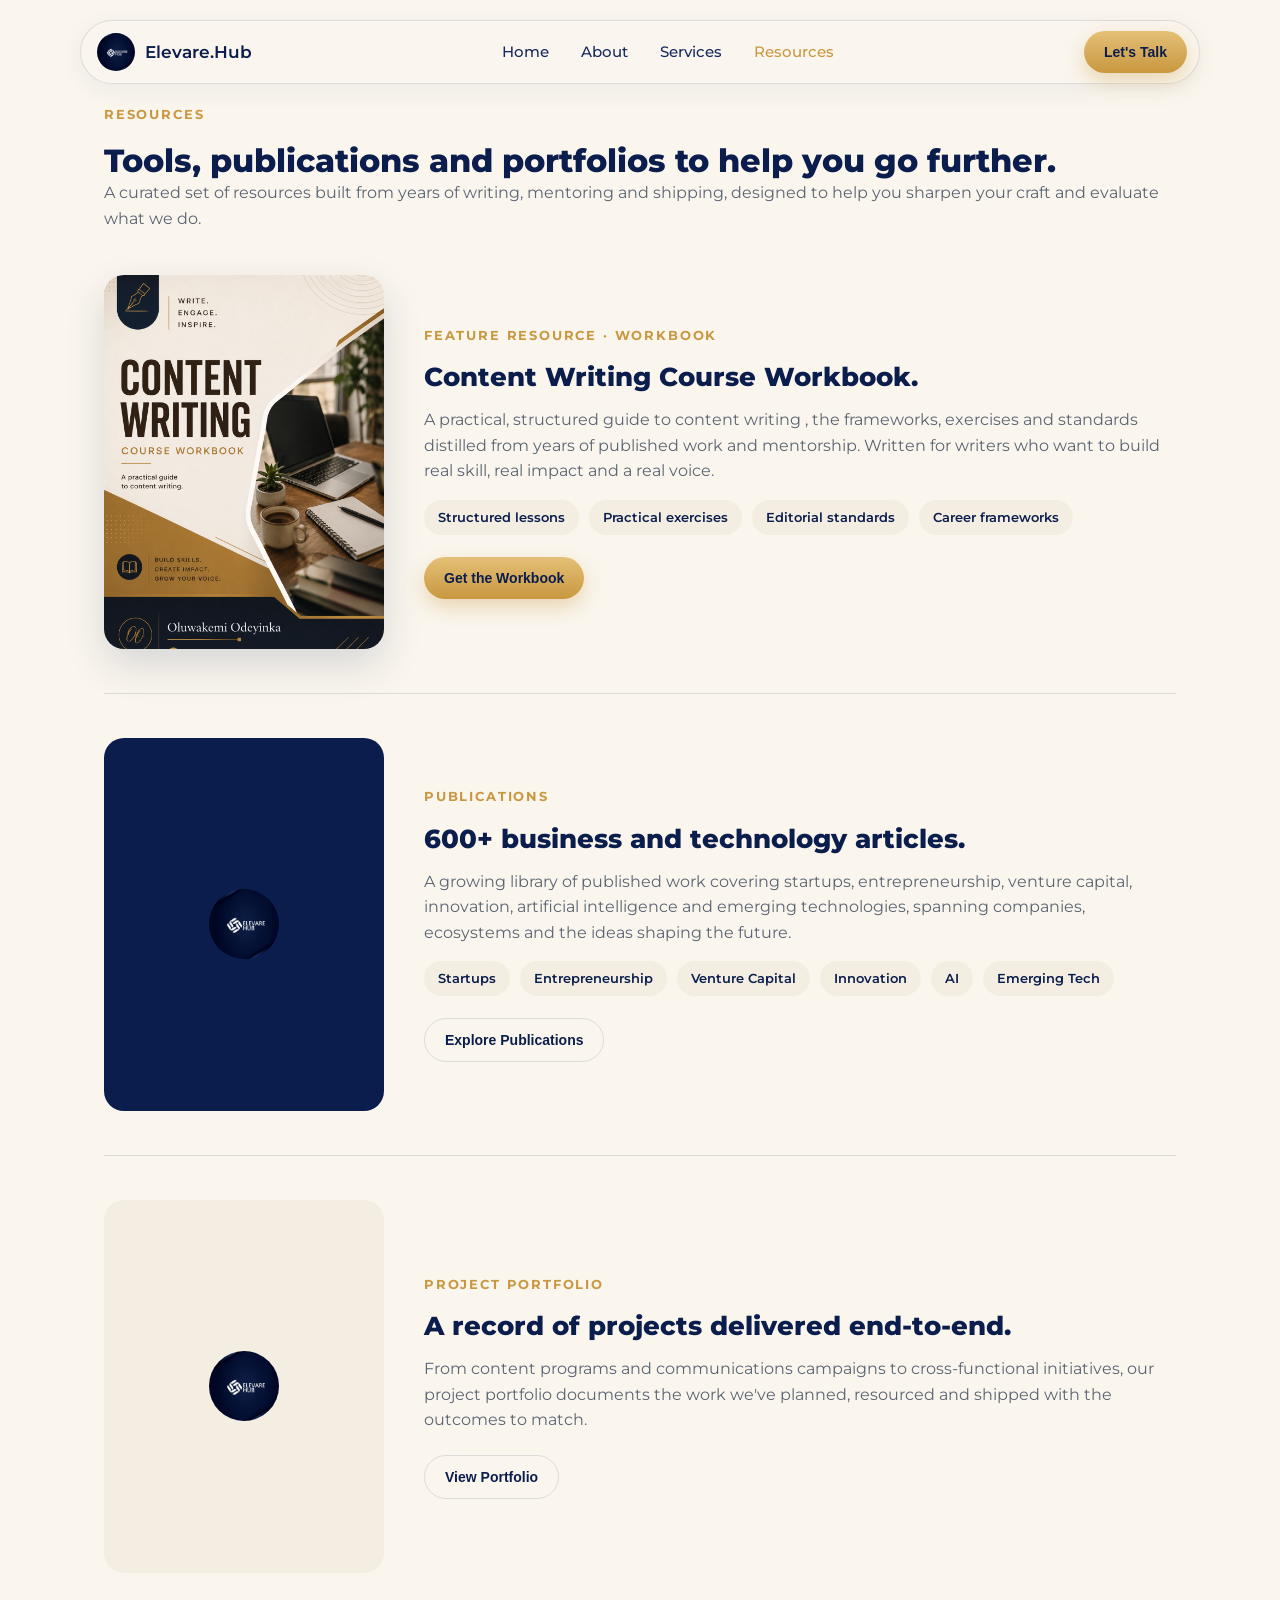
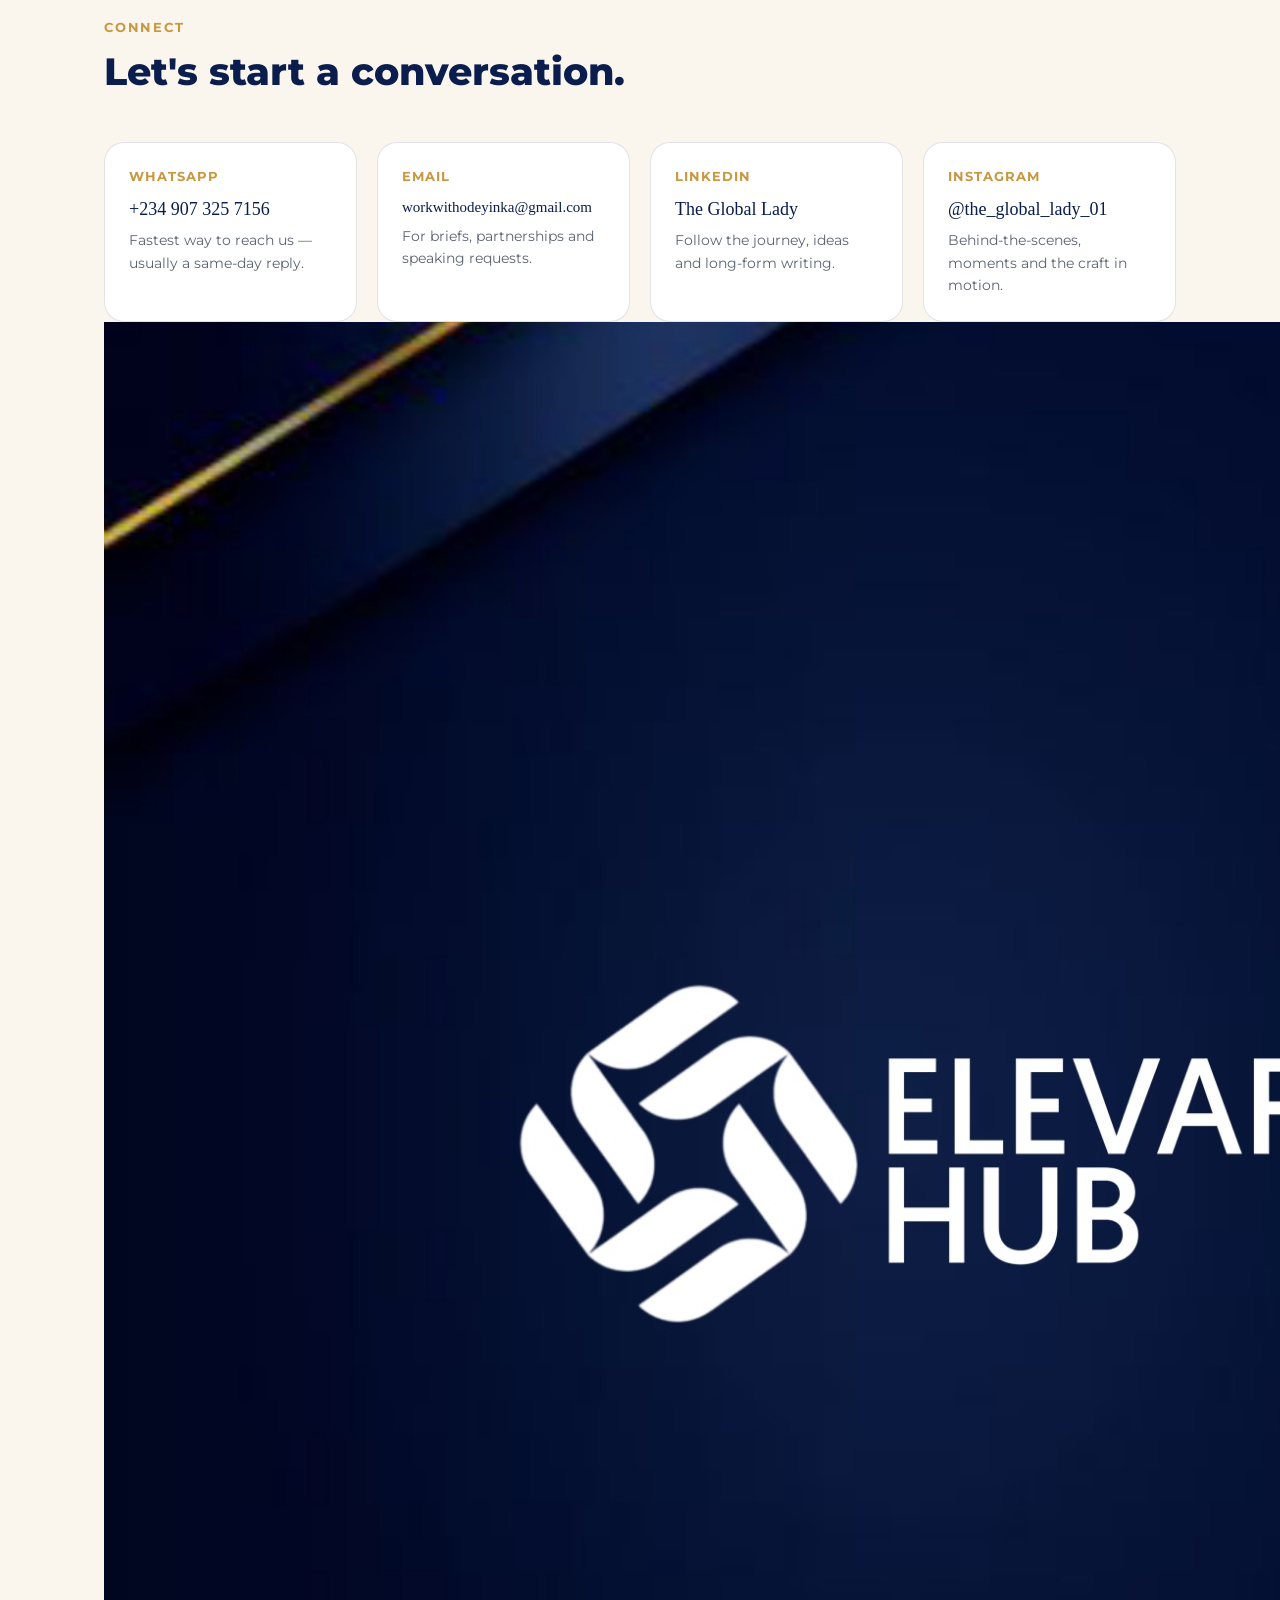
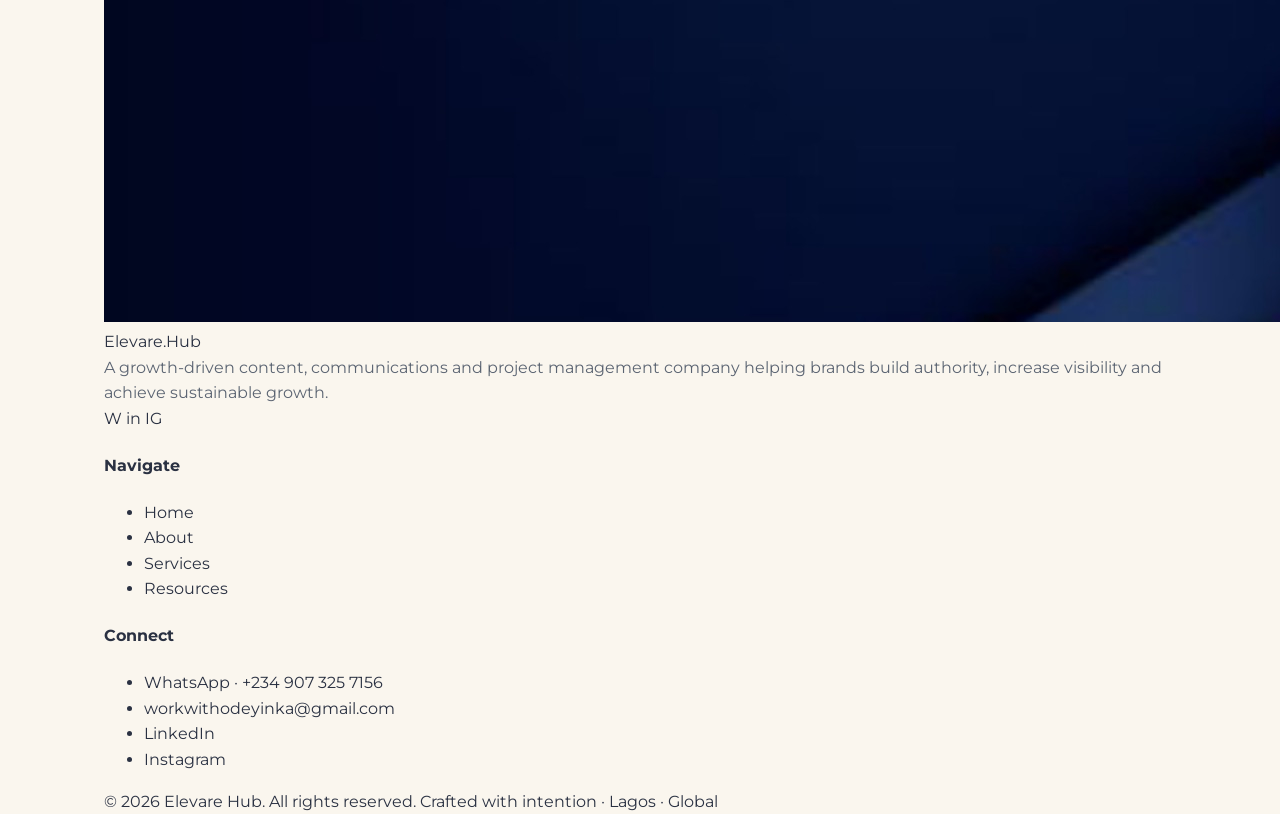
<file: resources.html>
<!DOCTYPE html>
<html lang="en">
<head>
<meta charset="UTF-8">
<meta name="viewport" content="width=device-width, initial-scale=1.0">
<title>Resources — Elevare Hub | Workbook, Publications &amp; Portfolio</title>
<meta name="description" content="Explore the Content Writing Course Workbook, our library of business and technology publications, and the Elevare Hub project management portfolio.">
<meta name="theme-color" content="#0A1D4D">
<link rel="stylesheet" href="style.css">
<style>
  .resource-block{ display:grid; grid-template-columns:280px 1fr; gap:40px; align-items:center; padding:44px 0; border-top:1px solid var(--line); }
  @media (max-width:760px){ .resource-block{ grid-template-columns:1fr; } }
  .resource-block img{ border-radius:var(--radius-card); box-shadow:0 16px 40px rgba(10,29,77,0.14); width:100%; aspect-ratio:3/4; object-fit:cover; }
  .pill-tag{ font-size:13px; font-weight:600; color:var(--navy); background:var(--cream-2); padding:7px 14px; border-radius:var(--radius-pill); }
  .pill-row{ display:flex; gap:10px; flex-wrap:wrap; margin:16px 0 22px; }
  .connect-grid{ display:grid; grid-template-columns:repeat(4,1fr); gap:20px; }
  @media (max-width:900px){ .connect-grid{ grid-template-columns:repeat(2,1fr); } }
  @media (max-width:500px){ .connect-grid{ grid-template-columns:1fr; } }
  .connect-card{ background:#fff; border:1px solid var(--line); border-radius:var(--radius-card); padding:24px; }
  .connect-card .label{ font-size:12.5px; text-transform:uppercase; letter-spacing:.08em; color:var(--gold); font-weight:700; margin-bottom:8px; display:block; }
  .connect-card .value{ font-family:'Playfair Display',serif; font-size:18px; color:var(--navy); margin-bottom:6px; }
</style>
</head>
<body>

<div class="nav-wrap">
  <div class="nav-pill">
    <a href="index.html" class="brand">
      <img src="Logo.png" alt="Elevare Hub logo">
      Elevare.Hub
    </a>
    <div class="nav-links">
      <a href="index.html">Home</a>
      <a href="about.html">About</a>
      <a href="services.html">Services</a>
      <a href="resources.html" class="active">Resources</a>
    </div>
    <div class="nav-right">
      <a href="https://wa.me/2349073257156" class="btn btn-gold btn-sm">Let's Talk</a>
      <button class="nav-toggle" aria-label="Menu"><span></span></button>
    </div>
  </div>
  <nav class="mobile-menu">
    <a href="index.html">Home</a>
    <a href="about.html">About</a>
    <a href="services.html">Services</a>
    <a href="resources.html">Resources</a>
  </nav>
</div>

<header class="page-hero container">
  <span class="eyebrow">Resources</span>
  <h1>Tools, publications and portfolios to help you go further.</h1>
  <p class="lede">A curated set of resources built from years of writing, mentoring and shipping, designed to help you sharpen your craft and evaluate what we do.</p>
</header>

<section class="container reveal">
  <div class="resource-block" style="border-top:none;">
    <img src="Course.png" alt="Content Writing Course Workbook">
    <div>
      <span class="eyebrow">Feature Resource · Workbook</span>
      <h2 style="font-size:26px;margin-top:8px;">Content Writing Course Workbook.</h2>
      <p style="margin-top:14px;">A practical, structured guide to content writing , the frameworks, exercises and standards distilled from years of published work and mentorship. Written for writers who want to build real skill, real impact and a real voice.</p>
      <div class="pill-row">
        <span class="pill-tag">Structured lessons</span>
        <span class="pill-tag">Practical exercises</span>
        <span class="pill-tag">Editorial standards</span>
        <span class="pill-tag">Career frameworks</span>
      </div>
      <a href="https://selar.com/j8u876q89l" class="btn btn-gold btn-sm">Get the Workbook</a>
    </div>
  </div>

  <div class="resource-block">
    <div style="background:var(--navy);border-radius:var(--radius-card);aspect-ratio:3/4;display:flex;align-items:center;justify-content:center;">
      <img src="Logo.png" alt="" style="width:70px;height:70px;border-radius:50%;object-fit:cover;box-shadow:none;">
    </div>
    <div>
      <span class="eyebrow">Publications</span>
      <h2 style="font-size:26px;margin-top:8px;">600+ business and technology articles.</h2>
      <p style="margin-top:14px;">A growing library of published work covering startups, entrepreneurship, venture capital, innovation, artificial intelligence and emerging technologies, spanning companies, ecosystems and the ideas shaping the future.</p>
      <div class="pill-row">
        <span class="pill-tag">Startups</span>
        <span class="pill-tag">Entrepreneurship</span>
        <span class="pill-tag">Venture Capital</span>
        <span class="pill-tag">Innovation</span>
        <span class="pill-tag">AI</span>
        <span class="pill-tag">Emerging Tech</span>
      </div>
      <a href="https://businessvergeng.com/" class="btn btn-outline btn-sm">Explore Publications</a>
    </div>
  </div>

  <div class="resource-block">
    <div style="background:var(--cream-2);border-radius:var(--radius-card);aspect-ratio:3/4;display:flex;align-items:center;justify-content:center;">
      <img src="Logo.png" alt="" style="width:70px;height:70px;border-radius:50%;object-fit:cover;box-shadow:none;">
    </div>
    <div>
      <span class="eyebrow">Project Portfolio</span>
      <h2 style="font-size:26px;margin-top:8px;">A record of projects delivered end-to-end.</h2>
      <p style="margin-top:14px;">From content programs and communications campaigns to cross-functional initiatives, our project portfolio documents the work we've planned, resourced and shipped with the outcomes to match.</p>
      <div style="margin-top:22px;">
        <a href="https://few-curve-af6.notion.site/Project-portfolio-2cf25882f3a580e994a9c5d98a2fbceb" class="btn btn-outline btn-sm">View Portfolio</a>
      </div>
    </div>
  </div>
</section>

<section class="container reveal">
  <div class="section-head">
    <span class="eyebrow">Connect</span>
    <h2>Let's start a conversation.</h2>
  </div>
  <div class="connect-grid">
    <a href="https://wa.me/2349073257156" class="connect-card">
      <span class="label">WhatsApp</span>
      <div class="value">+234 907 325 7156</div>
      <p style="font-size:14px;">Fastest way to reach us — usually a same-day reply.</p>
    </a>
    <a href="mailto:workwithodeyinka@gmail.com" class="connect-card">
      <span class="label">Email</span>
      <div class="value" style="font-size:15px;">workwithodeyinka@gmail.com</div>
      <p style="font-size:14px;">For briefs, partnerships and speaking requests.</p>
    </a>
    <a href="https://www.linkedin.com/in/thegloballady" class="connect-card">
      <span class="label">LinkedIn</span>
      <div class="value">The Global Lady</div>
      <p style="font-size:14px;">Follow the journey, ideas and long-form writing.</p>
    </a>
    <a href="https://www.instagram.com/the_global_lady_01" class="connect-card">
      <span class="label">Instagram</span>
      <div class="value">@the_global_lady_01</div>
      <p style="font-size:14px;">Behind-the-scenes, moments and the craft in motion.</p>
    </a>
  </div>
</section>

<footer>
  <div class="container">
    <div class="footer-grid">
      <div>
        <div class="footer-brand"><img src="Logo.png" alt="Elevare Hub logo">Elevare.Hub</div>
        <p class="footer-blurb">A growth-driven content, communications and project management company helping brands build authority, increase visibility and achieve sustainable growth.</p>
        <div class="footer-socials">
          <a href="https://wa.me/2349073257156" aria-label="WhatsApp">W</a>
          <a href="https://www.linkedin.com/in/thegloballady" aria-label="LinkedIn">in</a>
          <a href="https://www.instagram.com/the_global_lady_01" aria-label="Instagram">IG</a>
        </div>
      </div>
      <div>
        <h4>Navigate</h4>
        <ul>
          <li><a href="index.html">Home</a></li>
          <li><a href="about.html">About</a></li>
          <li><a href="services.html">Services</a></li>
          <li><a href="resources.html">Resources</a></li>
        </ul>
      </div>
      <div>
        <h4>Connect</h4>
        <ul>
          <li><a <li><a href="https://wa.me/2349073257156">WhatsApp · +234 907 325 7156</a></li>
          <li><a href="mailto:workwithodeyinka@gmail.com">workwithodeyinka@gmail.com</a></li>
          <li><a href="https://www.linkedin.com/in/thegloballady">LinkedIn</a></li>
          <li><a href="https://www.instagram.com/the_global_lady_01">Instagram</a></li>
        </ul>
      </div>
    </div>
    <div class="footer-bottom">
      <span>© 2026 Elevare Hub. All rights reserved.</span>
      <span>Crafted with intention · Lagos · Global</span>
    </div>
  </div>
</footer>

<script src="script.js"></script>
</body>
</html>
</file>
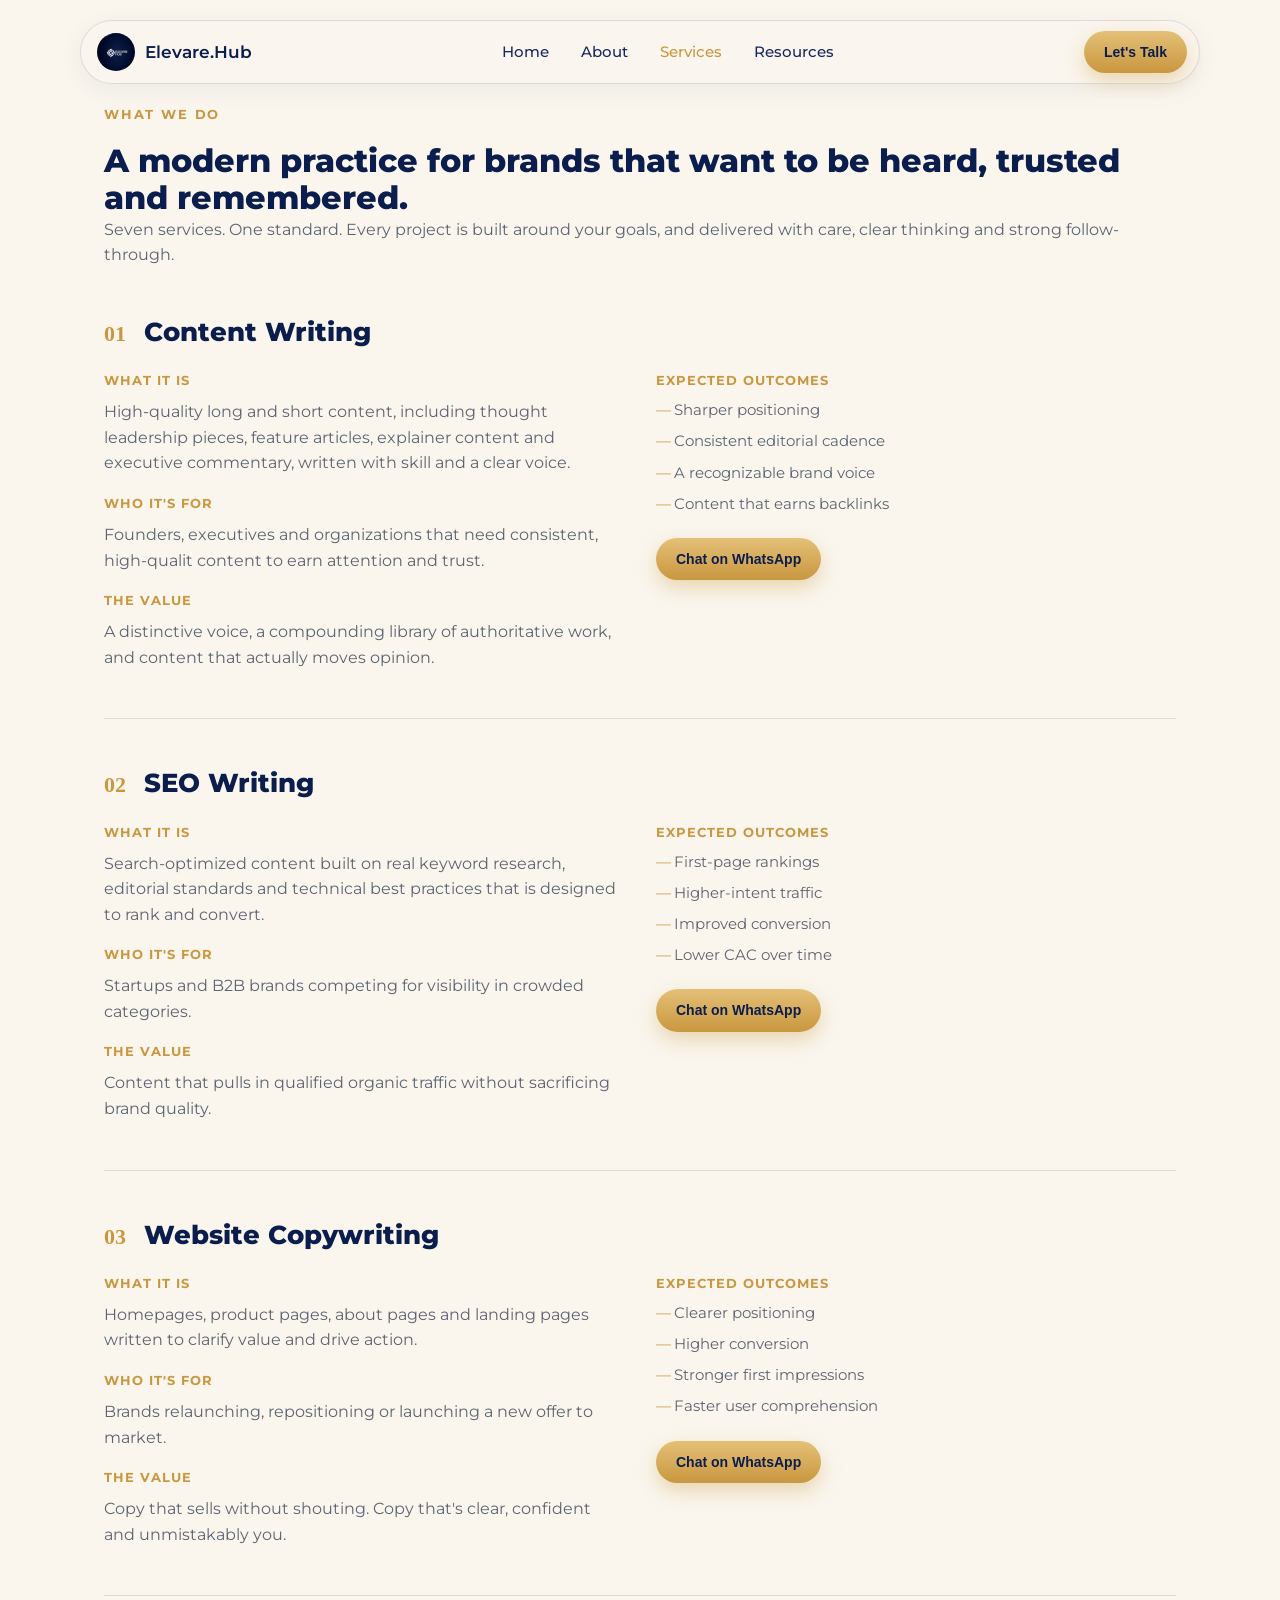
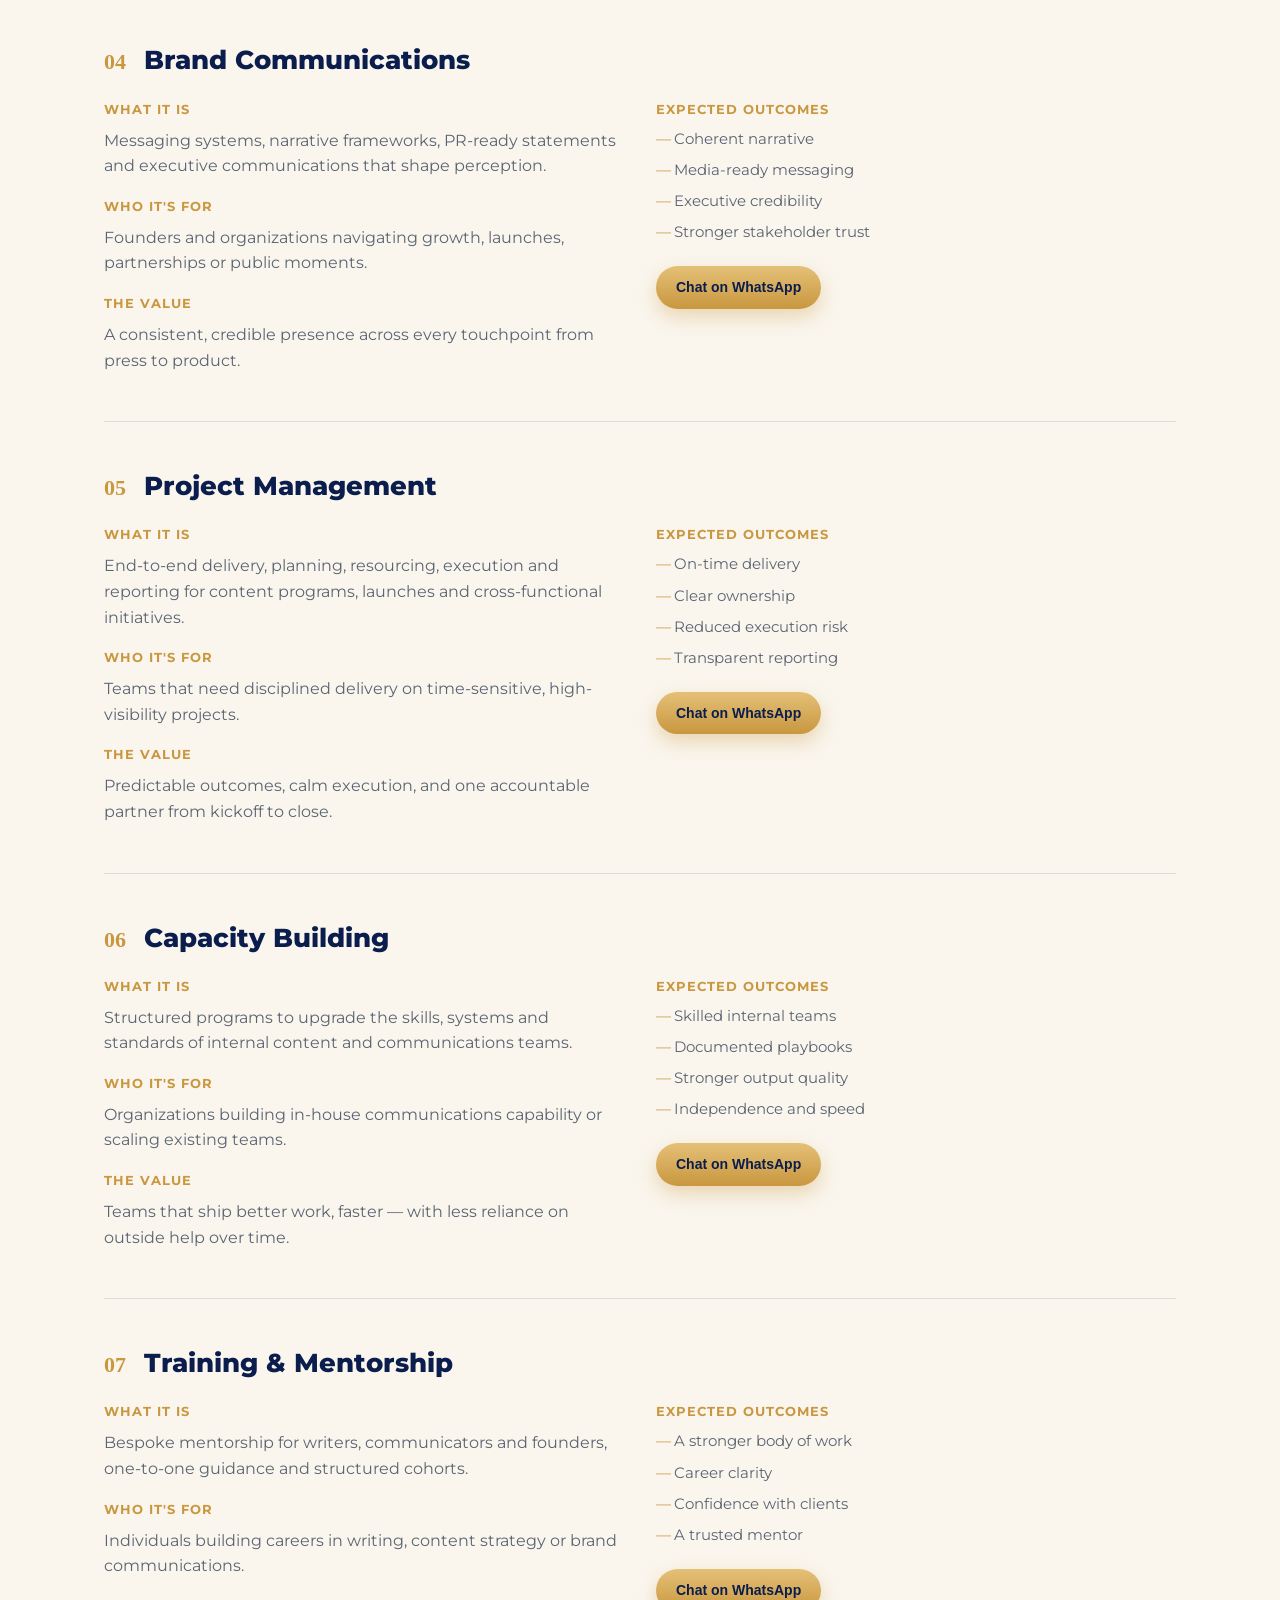
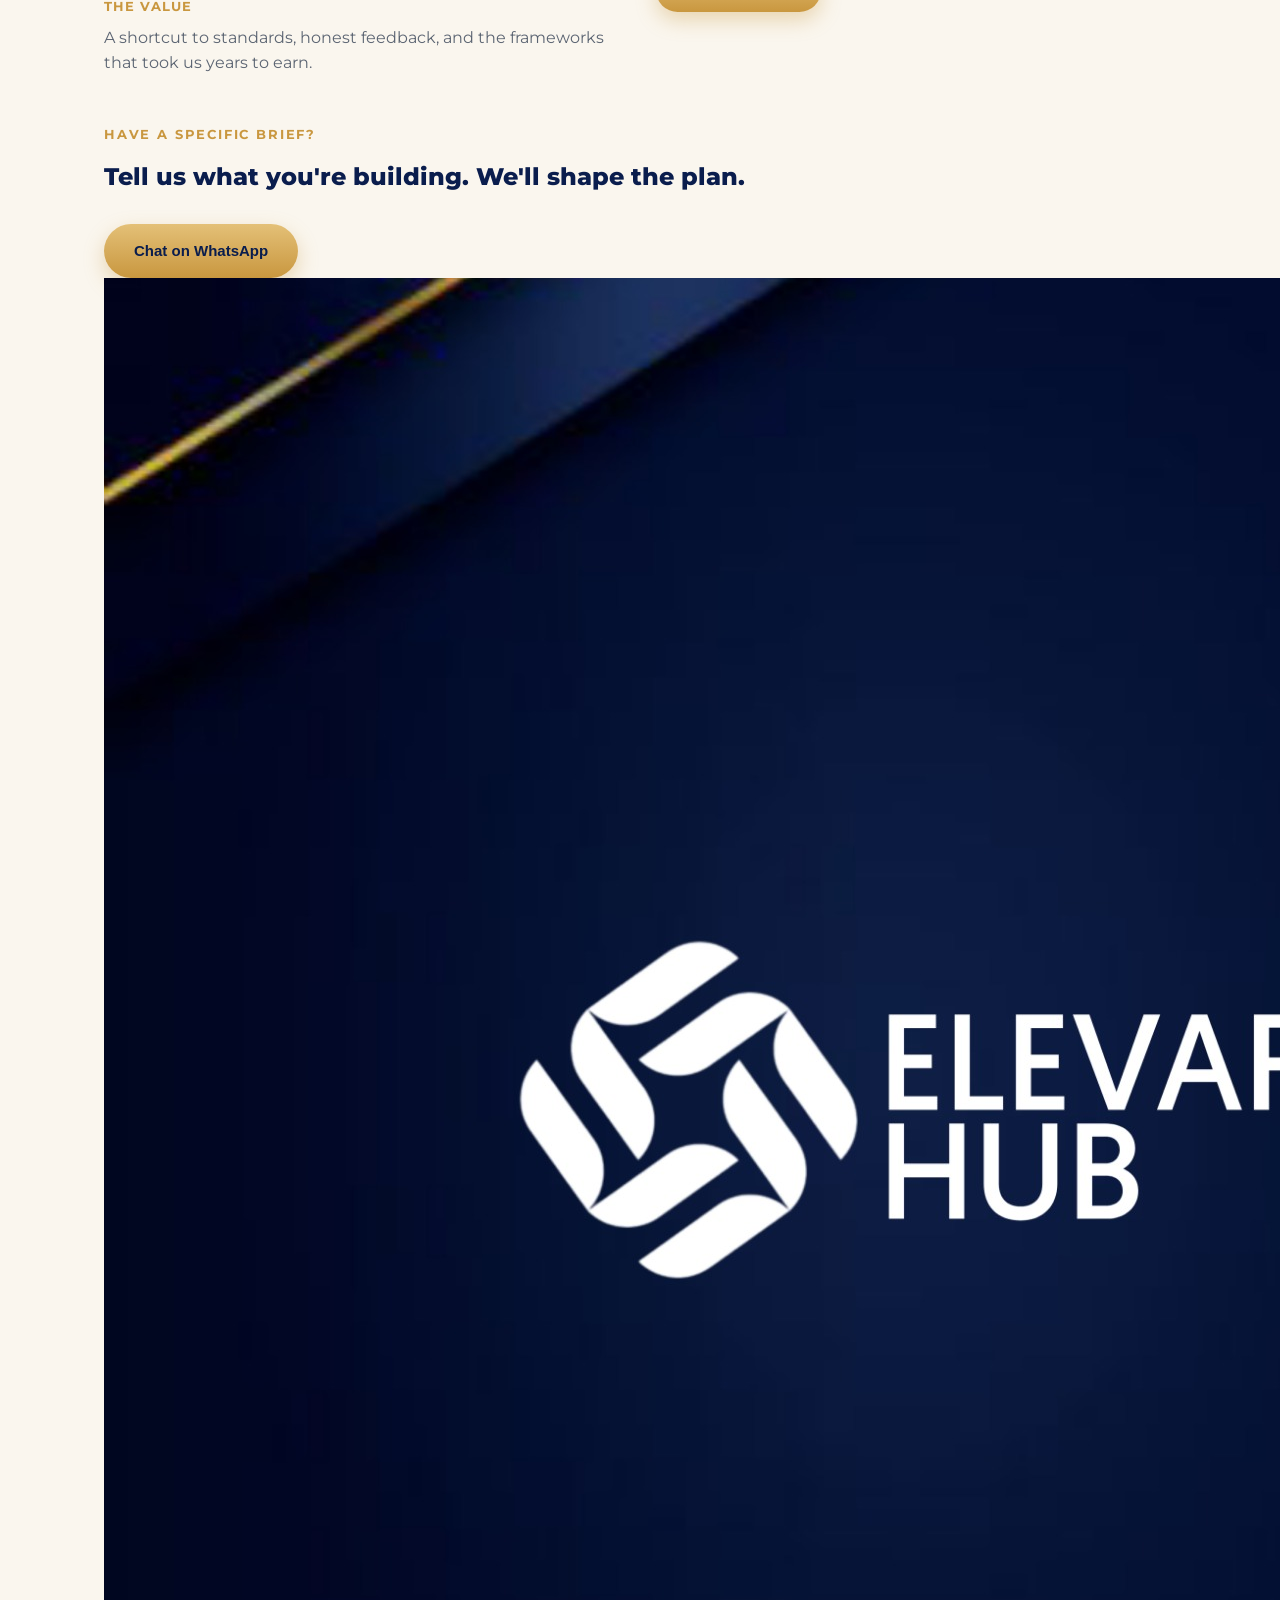
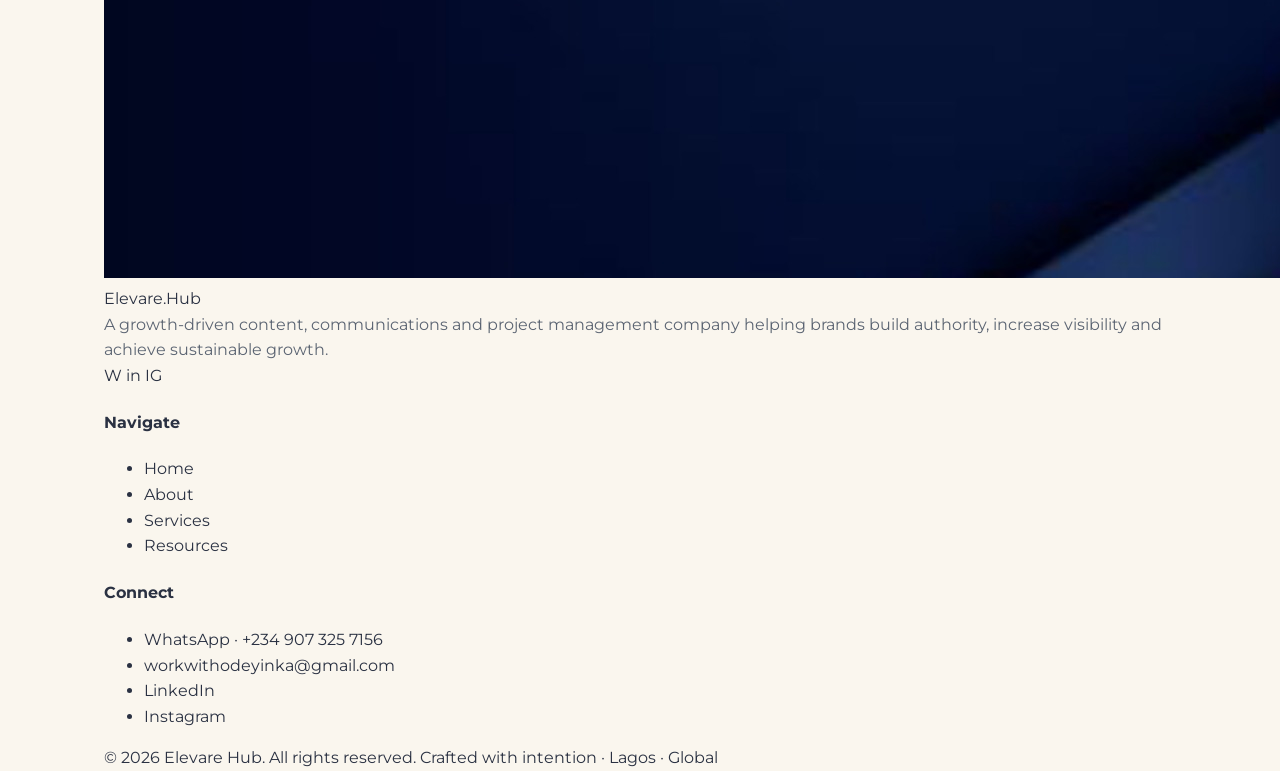
<file: services.html>
<!DOCTYPE html>
<html lang="en">
<head>
<meta charset="UTF-8">
<meta name="viewport" content="width=device-width, initial-scale=1.0">
<title>Services — Elevare Hub | Content, Communications &amp; Project Management</title>
<meta name="description" content="Strategic writing, SEO, website copywriting, brand communications, project management, capacity building and mentorship — delivered with editorial craft and operational rigour.">
<meta name="theme-color" content="#0A1D4D">
<link rel="stylesheet" href="style.css">
<style>
  .svc-block{ padding:48px 0; border-top:1px solid var(--line); }
  .svc-head{ display:flex; align-items:baseline; gap:18px; margin-bottom:20px; }
  .svc-num{ font-family:'Playfair Display',serif; color:var(--gold); font-size:22px; font-weight:700; }
  .svc-grid{ display:grid; grid-template-columns:1fr 1fr; gap:32px; }
  @media (max-width:760px){ .svc-grid{ grid-template-columns:1fr; } }
  .svc-label{ font-size:12.5px; text-transform:uppercase; letter-spacing:.08em; color:var(--gold); font-weight:700; margin-bottom:8px; display:block; }
  .svc-outcomes{ list-style:none; padding:0; margin:0; display:flex; flex-direction:column; gap:8px; }
  .svc-outcomes li{ font-size:14.5px; color:var(--ink); padding-left:18px; position:relative; }
  .svc-outcomes li::before{ content:'—'; position:absolute; left:0; color:var(--gold); }
</style>
</head>
<body>

<div class="nav-wrap">
  <div class="nav-pill">
    <a href="index.html" class="brand">
      <img src="Logo.png" alt="Elevare Hub logo">
      Elevare.Hub
    </a>
    <div class="nav-links">
      <a href="index.html">Home</a>
      <a href="about.html">About</a>
      <a href="services.html" class="active">Services</a>
      <a href="resources.html">Resources</a>
    </div>
    <div class="nav-right">
      <a href="https://wa.me/2349073257156" class="btn btn-gold btn-sm">Let's Talk</a>
      <button class="nav-toggle" aria-label="Menu"><span></span></button>
    </div>
  </div>
  <nav class="mobile-menu">
    <a href="index.html">Home</a>
    <a href="about.html">About</a>
    <a href="services.html">Services</a>
    <a href="resources.html">Resources</a>
  </nav>
</div>

<header class="page-hero container">
  <span class="eyebrow">What we do</span>
  <h1>A modern practice for brands that want to be heard, trusted and remembered.</h1>
  <p class="lede">Seven services. One standard. Every project is built around your goals, and delivered with care, clear thinking and strong follow-through.</p>
</header>

<section class="container reveal">

  <div class="svc-block" style="border-top:none;">
    <div class="svc-head"><span class="svc-num">01</span><h2 style="font-size:26px;">Content Writing</h2></div>
    <div class="svc-grid">
      <div>
        <span class="svc-label">What it is</span>
        <p style="margin-bottom:18px;">High-quality long and short content, including thought leadership pieces, feature articles, explainer content and executive commentary, written with skill and a clear voice.</p>
        <span class="svc-label">Who it's for</span>
        <p style="margin-bottom:18px;">Founders, executives and organizations that need consistent, high-qualit content to earn attention and trust.</p>
        <span class="svc-label">The value</span>
        <p>A distinctive voice, a compounding library of authoritative work, and content that actually moves opinion.</p>
      </div>
      <div>
        <span class="svc-label">Expected outcomes</span>
        <ul class="svc-outcomes">
          <li>Sharper positioning</li><li>Consistent editorial cadence</li><li>A recognizable brand voice</li><li>Content that earns backlinks</li>
        </ul>
        <a href="https://wa.me/2349073257156" class="btn btn-gold btn-sm" style="margin-top:22px;">Chat on WhatsApp</a>
      </div>
    </div>
  </div>

  <div class="svc-block">
    <div class="svc-head"><span class="svc-num">02</span><h2 style="font-size:26px;">SEO Writing</h2></div>
    <div class="svc-grid">
      <div>
        <span class="svc-label">What it is</span>
        <p style="margin-bottom:18px;">Search-optimized content built on real keyword research, editorial standards and technical best practices that is designed to rank and convert.</p>
        <span class="svc-label">Who it's for</span>
        <p style="margin-bottom:18px;">Startups and B2B brands competing for visibility in crowded categories.</p>
        <span class="svc-label">The value</span>
        <p>Content that pulls in qualified organic traffic without sacrificing brand quality.</p>
      </div>
      <div>
        <span class="svc-label">Expected outcomes</span>
        <ul class="svc-outcomes">
          <li>First-page rankings</li><li>Higher-intent traffic</li><li>Improved conversion</li><li>Lower CAC over time</li>
        </ul>
        <a href="https://wa.me/2349073257156" class="btn btn-gold btn-sm" style="margin-top:22px;">Chat on WhatsApp</a>
      </div>
    </div>
  </div>

  <div class="svc-block">
    <div class="svc-head"><span class="svc-num">03</span><h2 style="font-size:26px;">Website Copywriting</h2></div>
    <div class="svc-grid">
      <div>
        <span class="svc-label">What it is</span>
        <p style="margin-bottom:18px;">Homepages, product pages, about pages and landing pages written to clarify value and drive action.</p>
        <span class="svc-label">Who it's for</span>
        <p style="margin-bottom:18px;">Brands relaunching, repositioning or launching a new offer to market.</p>
        <span class="svc-label">The value</span>
        <p>Copy that sells without shouting. Copy that's clear, confident and unmistakably you.</p>
      </div>
      <div>
        <span class="svc-label">Expected outcomes</span>
        <ul class="svc-outcomes">
          <li>Clearer positioning</li><li>Higher conversion</li><li>Stronger first impressions</li><li>Faster user comprehension</li>
        </ul>
        <a href="https://wa.me/2349073257156" class="btn btn-gold btn-sm" style="margin-top:22px;">Chat on WhatsApp</a>
      </div>
    </div>
  </div>

  <div class="svc-block">
    <div class="svc-head"><span class="svc-num">04</span><h2 style="font-size:26px;">Brand Communications</h2></div>
    <div class="svc-grid">
      <div>
        <span class="svc-label">What it is</span>
        <p style="margin-bottom:18px;">Messaging systems, narrative frameworks, PR-ready statements and executive communications that shape perception.</p>
        <span class="svc-label">Who it's for</span>
        <p style="margin-bottom:18px;">Founders and organizations navigating growth, launches, partnerships or public moments.</p>
        <span class="svc-label">The value</span>
        <p>A consistent, credible presence across every touchpoint from press to product.</p>
      </div>
      <div>
        <span class="svc-label">Expected outcomes</span>
        <ul class="svc-outcomes">
          <li>Coherent narrative</li><li>Media-ready messaging</li><li>Executive credibility</li><li>Stronger stakeholder trust</li>
        </ul>
        <a href="https://wa.me/2349073257156" class="btn btn-gold btn-sm" style="margin-top:22px;">Chat on WhatsApp</a>
      </div>
    </div>
  </div>

  <div class="svc-block">
    <div class="svc-head"><span class="svc-num">05</span><h2 style="font-size:26px;">Project Management</h2></div>
    <div class="svc-grid">
      <div>
        <span class="svc-label">What it is</span>
        <p style="margin-bottom:18px;">End-to-end delivery, planning, resourcing, execution and reporting for content programs, launches and cross-functional initiatives.</p>
        <span class="svc-label">Who it's for</span>
        <p style="margin-bottom:18px;">Teams that need disciplined delivery on time-sensitive, high-visibility projects.</p>
        <span class="svc-label">The value</span>
        <p>Predictable outcomes, calm execution, and one accountable partner from kickoff to close.</p>
      </div>
      <div>
        <span class="svc-label">Expected outcomes</span>
        <ul class="svc-outcomes">
          <li>On-time delivery</li><li>Clear ownership</li><li>Reduced execution risk</li><li>Transparent reporting</li>
        </ul>
        <a href="https://wa.me/2349073257156" class="btn btn-gold btn-sm" style="margin-top:22px;">Chat on WhatsApp</a>
      </div>
    </div>
  </div>

  <div class="svc-block">
    <div class="svc-head"><span class="svc-num">06</span><h2 style="font-size:26px;">Capacity Building</h2></div>
    <div class="svc-grid">
      <div>
        <span class="svc-label">What it is</span>
        <p style="margin-bottom:18px;">Structured programs to upgrade the skills, systems and standards of internal content and communications teams.</p>
        <span class="svc-label">Who it's for</span>
        <p style="margin-bottom:18px;">Organizations building in-house communications capability or scaling existing teams.</p>
        <span class="svc-label">The value</span>
        <p>Teams that ship better work, faster — with less reliance on outside help over time.</p>
      </div>
      <div>
        <span class="svc-label">Expected outcomes</span>
        <ul class="svc-outcomes">
          <li>Skilled internal teams</li><li>Documented playbooks</li><li>Stronger output quality</li><li>Independence and speed</li>
        </ul>
        <a href="https://wa.me/2349073257156" class="btn btn-gold btn-sm" style="margin-top:22px;">Chat on WhatsApp</a>
      </div>
    </div>
  </div>

  <div class="svc-block">
    <div class="svc-head"><span class="svc-num">07</span><h2 style="font-size:26px;">Training &amp; Mentorship</h2></div>
    <div class="svc-grid">
      <div>
        <span class="svc-label">What it is</span>
        <p style="margin-bottom:18px;">Bespoke mentorship for writers, communicators and founders, one-to-one guidance and structured cohorts.</p>
        <span class="svc-label">Who it's for</span>
        <p style="margin-bottom:18px;">Individuals building careers in writing, content strategy or brand communications.</p>
        <span class="svc-label">The value</span>
        <p>A shortcut to standards, honest feedback, and the frameworks that took us years to earn.</p>
      </div>
      <div>
        <span class="svc-label">Expected outcomes</span>
        <ul class="svc-outcomes">
          <li>A stronger body of work</li><li>Career clarity</li><li>Confidence with clients</li><li>A trusted mentor</li>
        </ul>
        <a href="https://wa.me/2349073257156" class="btn btn-gold btn-sm" style="margin-top:22px;">Chat on WhatsApp</a>
      </div>
    </div>
  </div>

</section>

<section class="container reveal">
  <div class="cta-banner">
    <span class="eyebrow">Have a specific brief?</span>
    <h2>Tell us what you're building. We'll shape the plan.</h2>
    <div class="hero-ctas">
      <a href="https://wa.me/2349073257156" class="btn btn-gold">Chat on WhatsApp</a>
    </div>
  </div>
</section>

<footer>
  <div class="container">
    <div class="footer-grid">
      <div>
        <div class="footer-brand"><img src="Logo.png" alt="Elevare Hub logo">Elevare.Hub</div>
        <p class="footer-blurb">A growth-driven content, communications and project management company helping brands build authority, increase visibility and achieve sustainable growth.</p>
        <div class="footer-socials">
          <a href="https://wa.me/2349073257156" aria-label="WhatsApp">W</a>
          <a href="https://www.linkedin.com/in/thegloballady" aria-label="LinkedIn">in</a>
          <a href="https://www.instagram.com/the_global_lady_01" aria-label="Instagram">IG</a>
        </div>
      </div>
      <div>
        <h4>Navigate</h4>
        <ul>
          <li><a href="index.html">Home</a></li>
          <li><a href="about.html">About</a></li>
          <li><a href="services.html">Services</a></li>
          <li><a href="resources.html">Resources</a></li>
        </ul>
      </div>
      <div>
        <h4>Connect</h4>
        <ul>
          <li><a <li><a href="https://wa.me/2349073257156">WhatsApp · +234 907 325 7156</a></li>
          <li><a href="mailto:workwithodeyinka@gmail.com">workwithodeyinka@gmail.com</a></li>
          <li><a href="https://www.linkedin.com/in/thegloballady">LinkedIn</a></li>
          <li><a href="https://www.instagram.com/the_global_lady_01">Instagram</a></li>
        </ul>
      </div>
    </div>
    <div class="footer-bottom">
      <span>© 2026 Elevare Hub. All rights reserved.</span>
      <span>Crafted with intention · Lagos · Global</span>
    </div>
  </div>
</footer>

<script src="script.js"></script>
</body>
</html>
</file>
<file: style.css>
/* ===================================================
   Elevare Hub — shared stylesheet
   Palette: Navy #0A1D4D | Cream #FAF6EE | Gold #C9973F
   Type: Playfair Display (display) + Inter (body)
   =================================================== */

@import url('https://fonts.googleapis.com/css2?family=Montserrat:wght@400;500;600;700;800&display=swap');

:root{
  --navy:#0A1D4D;
  --navy-soft:#16295e;
  --cream:#FAF6EE;
  --cream-2:#F3EEE1;
  --gold:#C9973F;
  --gold-soft:#E4C077;
  --ink:#5B6472;
  --ink-dark:#2A3142;
  --line: rgba(10,29,77,0.12);
  --radius-pill: 999px;
  --radius-card: 20px;
  --maxw: 1120px;
}

*,*::before,*::after{ box-sizing:border-box; }
html{ scroll-behavior:smooth; overflow-x:hidden; }
body{
  margin:0;
  background:var(--cream);
  color:var(--ink-dark);
  font-family:'Montserrat',sans-serif;
  font-size:16px;
  line-height:1.6;
  -webkit-font-smoothing:antialiased;
  overflow-x:hidden;
  width:100%;
}
}
img{ max-width:100%; display:block; }
a{ color:inherit; text-decoration:none; }
h1,h2,h3{
  font-family:'Montserrat',sans-serif;
  color:var(--navy);
  margin:0;
  line-height:1.15;
  font-weight:800;
}
p{ margin:0; color:var(--ink); }
.container{ max-width:var(--maxw); margin:0 auto; padding:0 24px; }
section{ padding:88px 0; }
em{ font-style:italic; color:var(--gold); }

/* ---------- Buttons ---------- */
.btn{
  display:inline-flex;
  align-items:center;
  gap:8px;
  font-family:'Inter',sans-serif;
  font-weight:600;
  font-size:15px;
  padding:15px 30px;
  border-radius:var(--radius-pill);
  white-space:nowrap;
  transition:transform .15s ease, box-shadow .15s ease, background .2s ease;
}
.btn-gold{
  background:linear-gradient(180deg,var(--gold-soft),var(--gold));
  color:var(--navy);
  box-shadow:0 8px 20px rgba(201,151,63,0.35);
}
.btn-gold:hover{ transform:translateY(-2px); box-shadow:0 12px 26px rgba(201,151,63,0.45); }
.btn-outline{
  border:1.5px solid var(--line);
  color:var(--navy);
  background:transparent;
}
.btn-outline:hover{ border-color:var(--navy); transform:translateY(-2px); }
.btn-sm{ padding:10px 20px; font-size:14px; }

/* ---------- Nav ---------- */
.nav-wrap{
  position:sticky; top:0; z-index:100;
  padding:20px 24px;
}
.nav-pill{
  max-width:var(--maxw);
  margin:0 auto;
  background:rgba(250,246,238,0.9);
  backdrop-filter:blur(10px);
  border:1px solid var(--line);
  border-radius:var(--radius-pill);
  display:flex;
  align-items:center;
  justify-content:space-between;
  padding:10px 12px 10px 16px;
  box-shadow:0 6px 24px rgba(10,29,77,0.06);
}
.brand{ display:flex; align-items:center; gap:10px; font-weight:600; color:var(--navy); font-size:17px; }
.brand img{ width:38px; height:38px; border-radius:50%; object-fit:cover; }
.nav-links{ display:flex; gap:32px; align-items:center; }
.nav-links a{ font-size:14.5px; font-weight:500; color:var(--navy-soft); }
.nav-links a.active, .nav-links a:hover{ color:var(--gold); }
.nav-right{ display:flex; align-items:center; gap:10px; }
.nav-toggle{
  width:44px; height:44px; border-radius:50%;
  border:1px solid var(--line); background:transparent;
  display:none; align-items:center; justify-content:center;
  cursor:pointer;
}
.nav-toggle span{ display:block; width:18px; height:2px; background:var(--navy); position:relative; }
.nav-toggle span::before,.nav-toggle span::after{
  content:''; position:absolute; left:0; width:18px; height:2px; background:var(--navy);
}
.nav-toggle span::before{ top:-6px; } .nav-toggle span::after{ top:6px; }
.mobile-menu{
  display:none;
  max-width:var(--maxw); margin:8px auto 0;
  background:var(--cream); border:1px solid var(--line); border-radius:20px;
  padding:12px; flex-direction:column; gap:4px;
}
.mobile-menu.open{ display:flex; }
.mobile-menu a{ padding:12px 16px; border-radius:12px; font-weight:500; color:var(--navy-soft); }
.mobile-menu a:hover{ background:var(--cream-2); color:var(--gold); }

@media (max-width:760px){
  .nav-links{ display:none; }
  .nav-toggle{ display:flex; }
}

/* ---------- Hero ---------- */
.hero{ padding:72px 0 48px; }
.eyebrow{
  font-size:13px; font-weight:700; letter-spacing:.14em; text-transform:uppercase;
  color:var(--gold); margin-bottom:18px; display:block;
}
.hero h1{ font-size:clamp(36px,6vw,58px); max-width:820px; }
.hero p.lede{ margin-top:24px; max-width:600px; font-size:17.5px; }
.hero-ctas{ margin-top:34px; display:flex; gap:14px; flex-wrap:wrap; }

/* ---------- Stats ---------- */
.stats{ display:flex; gap:56px; flex-wrap:wrap; margin-top:72px; }
.stat-num{ font-family:'Playfair Display',serif; font-size:44px; color:var(--navy); font-weight:700; }
.stat-label{ font-size:14px; color:var(--ink); max-width:180px; margin-top:4px; }

/* ---------- Trust strip ---------- */
.trust{ margin-top:64px; padding-top:36px; border-top:1px solid var(--line); }
.trust-label{ font-size:13px; color:var(--ink); text-transform:uppercase; letter-spacing:.08em; margin-bottom:18px; }
.trust-logos{ display:flex; align-items:center; gap:36px; flex-wrap:wrap; font-family:'Montserrat',sans-serif; font-weight:700; color:var(--navy-soft); font-size:18px; opacity:1; }
.trust-logos img{ height:26px; width:auto; object-fit:contain; }
/* ---------- Founder card ---------- */
.founder-card{
  margin-top:64px; display:flex; align-items:center; gap:20px;
  background:var(--cream-2); border-radius:var(--radius-card); padding:20px 28px; max-width:480px;
}
.founder-card img{ width:64px; height:64px; border-radius:50%; object-fit:cover; }
.founder-card .role{ font-size:12.5px; text-transform:uppercase; letter-spacing:.08em; color:var(--gold); font-weight:700; }
.founder-card .name{ font-family:'Playfair Display',serif; font-size:19px; color:var(--navy); font-weight:600; }
.founder-card .sub{ font-size:14px; color:var(--ink); }

/* ---------- Section headers ---------- */
.section-head{ max-width:640px; margin-bottom:48px; }
.section-head .eyebrow{ margin-bottom:12px; }
.section-head h2{ font-size:clamp(28px,4vw,38px); }
.section-head-row{ display:flex; justify-content:space-between; align-items:flex-end; gap:24px; flex-wrap:wrap; }
.link-arrow{ font-weight:600; color:var(--navy); border-bottom:1.5px solid var(--gold); padding-bottom:2px; white-space:nowrap; }
.link-arrow:hover{ color:var(--gold); }

/* ---------- Cards / Grid ---------- */
.grid{ display:grid; gap:24px; }
.grid-5{ grid-template-columns:repeat(5,1fr); }
.grid-2{ grid-template-columns:repeat(2,1fr); }
.grid-3{ grid-template-columns:repeat(3,1fr); }
@media (max-width:980px){ .grid-5{ grid-template-columns:repeat(2,1fr); } .grid-3{ grid-template-columns:repeat(2,1fr);} }
@media (max-width:600px){ .grid-5,.grid-2,.grid-3{ grid-template-columns:1fr; } }

.service-card{
  background:#fff; border:1px solid var(--line); border-radius:var(--radius-card);
  padding:26px 22px; display:flex; flex-direction:column; gap:14px; transition:transform .2s ease, box-shadow .2s ease;
}
.service-card:hover{ transform:translateY(-4px); box-shadow:0 16px 30px rgba(10,29,77,0.08); }
.service-card h3{ font-size:19px; }
.service-card p{ font-size:14.5px; flex-grow:1; }
.service-card .learn{ font-size:13.5px; font-weight:600; color:var(--gold); }

/* ---------- Why / numbered features ---------- */
.feature-row{ display:flex; gap:24px; padding:28px 0; border-top:1px solid var(--line); }
.feature-row:last-child{ border-bottom:1px solid var(--line); }
.feature-num{ font-family:'Playfair Display',serif; font-size:22px; color:var(--gold); font-weight:700; min-width:48px; }
.feature-row h3{ font-size:19px; margin-bottom:6px; }
.feature-row p{ font-size:15px; max-width:560px; }

/* ---------- Founder spotlight ---------- */
.spotlight{
  display:grid; grid-template-columns:340px 1fr; gap:56px; align-items:center;
}
@media (max-width:800px){ .spotlight{ grid-template-columns:1fr; } }
.spotlight-narrow{ grid-template-columns:220px 1fr; }
@media (max-width:800px){ .spotlight-narrow{ grid-template-columns:1fr; } }
.spotlight-media{ position:relative; }
.spotlight-media img.founder-photo{
  width:100%; aspect-ratio:1/1.05; object-fit:cover; border-radius:var(--radius-card);
}
@media (max-width:800px){
  .spotlight-media{ margin:0 auto; max-width:340px; }
  .spotlight-media img.badge-logo{ bottom:-14px; right:8px; width:60px; height:60px;
}
.tag-row{ display:flex; gap:10px; flex-wrap:wrap; margin-top:22px; }
.tag{
  font-size:13px; font-weight:600; color:var(--navy); background:var(--cream-2);
  padding:8px 16px; border-radius:var(--radius-pill);
}
/* ---------- Testimonials ---------- */
.testimonial-list{
  display:flex;
  flex-direction:column;
  gap:24px;
}
@media (min-width:761px){
  .testimonial-list{
    flex-direction:row;
  }
  .testimonial-list .testimonial-card{
    flex:1;
  }
}
.testimonial-card{
  background:#fff;
  border:1px solid var(--line);
  border-radius:var(--radius-card);
  padding:28px 24px;
  display:flex;
  flex-direction:column;
  gap:16px;
}
.testimonial-quote{ font-size:15px; color:var(--ink-dark); font-style:italic; white-space:pre-line; }
.testimonial-author{ margin-top:auto; }
.testimonial-author .name{ font-weight:600; font-size:14.5px; color:var(--navy); font-style:italic; }

/* ---------- CTA banner ---------- */
.cta-banner{
  background:var(--navy); border-radius:28px; padding:64px 48px; text-align:center;
}
.cta-banner .eyebrow{ color:var(--gold-soft); }
.cta-banner h2{ color:#fff; max-width:640px; margin:0 auto; }
.cta-banner p{ color:rgba(255,255,255,.72); max-width:520px; margin:18px auto 0; }
.cta-banner .hero-ctas{ justify-content:center; margin-top:30px; }
.cta-banner .btn-outline{ border-color:rgba(255,255,255,.3); color:#fff; }
.cta-banner .btn-outline:hover{ border-color:#fff; }

/* ---------- Footer ---------- */
footer{ background:var(--navy); color:rgba(255,255,255,.7); padding:64px 0 28px; margin-top:40px; }
.footer-grid{ display:grid; grid-template-columns:1.6fr 1fr 1fr; gap:40px; }
@media (max-width:760px){ .footer-grid{ grid-template-columns:1fr; gap:32px; } }
.footer-grid h4{ color:#fff; font-size:13px; text-transform:uppercase; letter-spacing:.08em; margin-bottom:16px; font-family:'Inter',sans-serif; font-weight:600; }
.footer-grid ul{ list-style:none; margin:0; padding:0; display:flex; flex-direction:column; gap:10px; }
.footer-grid a:hover{ color:#fff; }
.footer-brand{ display:flex; align-items:center; gap:10px; color:#fff; font-weight:600; font-size:17px; margin-bottom:14px; }
.footer-brand img{ width:36px; height:36px; border-radius:50%; object-fit:cover; }
.footer-blurb{ max-width:340px; font-size:14.5px; }
.footer-socials{ display:flex; gap:10px; margin-top:18px; }
.footer-socials a{ width:38px; height:38px; border-radius:50%; border:1px solid rgba(255,255,255,.2); display:flex; align-items:center; justify-content:center; font-size:13px; }
.footer-bottom{ border-top:1px solid rgba(255,255,255,.14); margin-top:48px; padding-top:24px; display:flex; justify-content:space-between; flex-wrap:wrap; gap:8px; font-size:13px; }

/* ---------- Page hero (inner pages) ---------- */
.page-hero{ padding:56px 0 20px; }
.page-hero h1{ font-size:clamp(32px,5vw,48px); max-width:760px; margin-top:16px; }
.page-hero p.lede{ margin-top:20px; max-width:600px; font-size:17px; }

/* ---------- utility ---------- */
.mt-lg{ margin-top:72px; }
.center{ text-align:center; }
.divider{ height:1px; background:var(--line); margin:0; }

/* fade-in on scroll (disabled for reliability) */
.reveal{ opacity:1; transform:none; }
/* ---------- Margin fix (mobile safety net) ---------- */
.container{
  padding-left:24px !important;
  padding-right:24px !important;
  max-width:100% !important;
}
h1, h2, h3, p{
  overflow-wrap:break-word;
  word-break:break-word;
}
/* extra breathing room around testimonials + CTA */
.reveal:has(.testimonial-list){ padding-top: 40px; }
.reveal:has(.cta-banner){ padding-top: 40px; }
</file>
